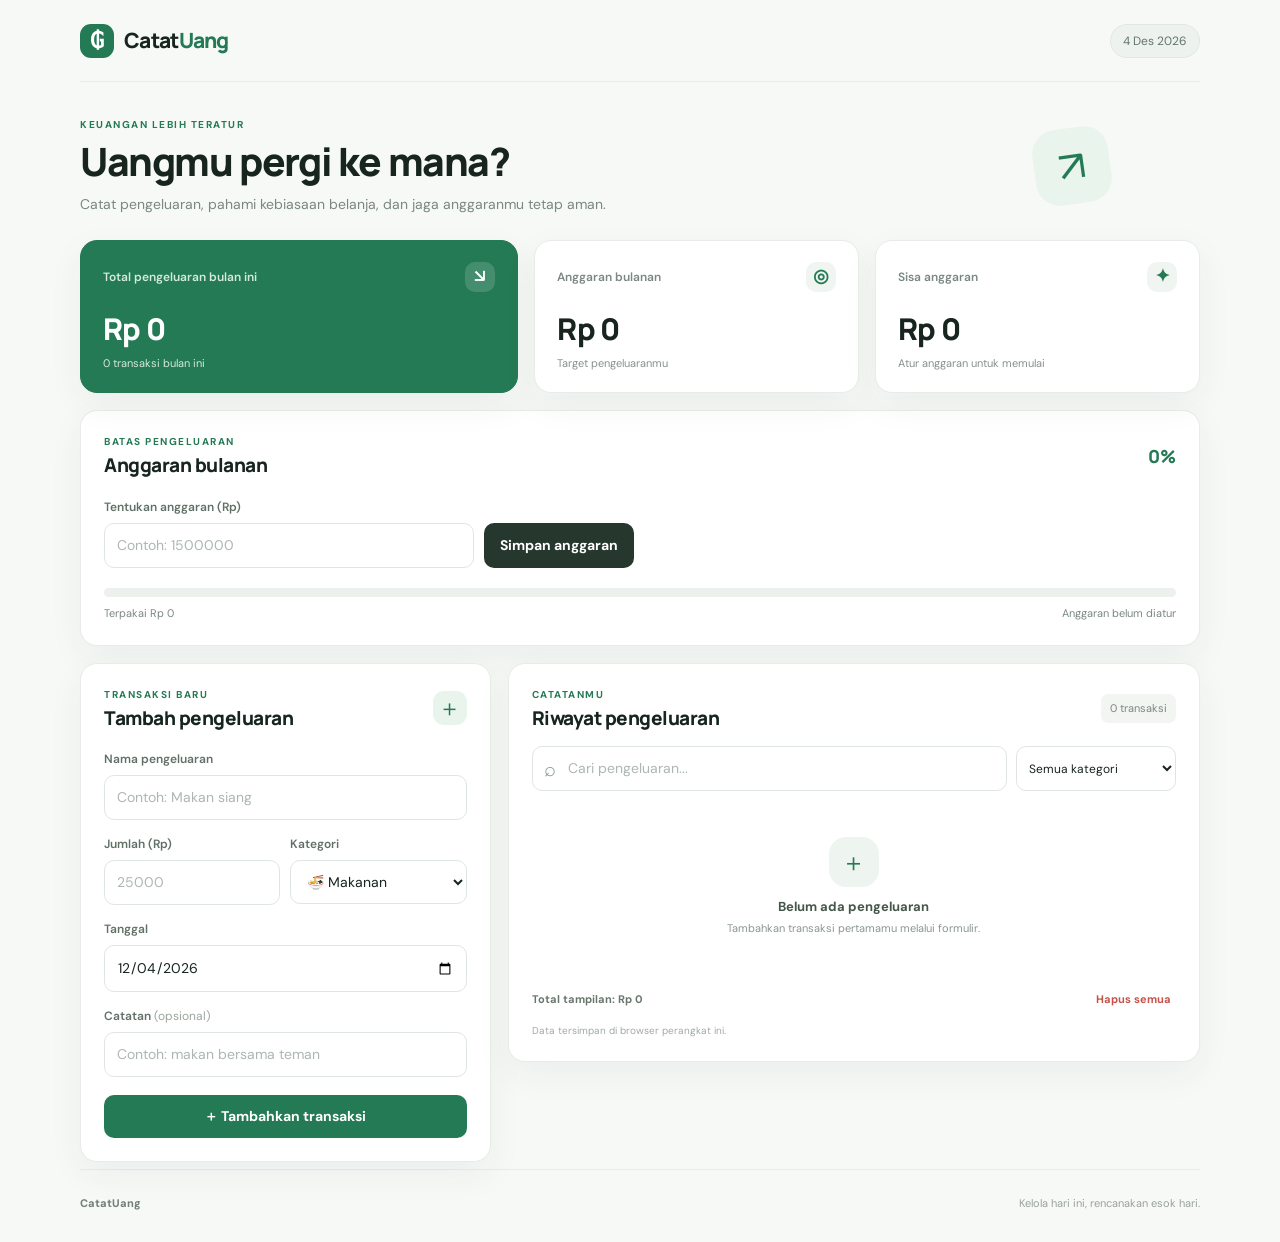
<file: catatan-keuangan/index.html>
<!DOCTYPE html>
<html lang="id">
<head>
  <meta charset="UTF-8">
  <meta name="viewport" content="width=device-width, initial-scale=1.0">
  <meta name="description" content="CatatUang membantu mencatat dan menghitung pengeluaran harian dengan sederhana.">
  <title>CatatUang | Penghitung Pengeluaran</title>
  <link rel="stylesheet" href="style.css">
  <script src="script.js" defer></script>
</head>
<body>
  <div class="app-shell">
    <header class="topbar">
      <a class="brand" href="#beranda" aria-label="CatatUang beranda">
        <span class="brand-mark">₲</span>
        <span>Catat<span class="brand-accent">Uang</span></span>
      </a>
      <span class="today-pill" id="todayLabel">Pengeluaran harian</span>
    </header>

    <main id="beranda">
      <section class="intro">
        <div>
          <p class="eyebrow">KEUANGAN LEBIH TERATUR</p>
          <h1>Uangmu pergi ke mana?</h1>
          <p class="intro-copy">Catat pengeluaran, pahami kebiasaan belanja, dan jaga anggaranmu tetap aman.</p>
        </div>
        <div class="intro-icon" aria-hidden="true">↗</div>
      </section>

      <section class="summary-grid" aria-label="Ringkasan keuangan">
        <article class="summary-card primary-card">
          <div class="summary-top"><span>Total pengeluaran bulan ini</span><span class="summary-icon">↘</span></div>
          <p class="summary-amount" id="monthTotal">Rp0</p>
          <p class="summary-note" id="monthCount">Belum ada transaksi bulan ini</p>
        </article>
        <article class="summary-card">
          <div class="summary-top"><span>Anggaran bulanan</span><span class="summary-icon">◎</span></div>
          <p class="summary-amount" id="budgetTotal">Rp0</p>
          <p class="summary-note">Target pengeluaranmu</p>
        </article>
        <article class="summary-card">
          <div class="summary-top"><span>Sisa anggaran</span><span class="summary-icon">✦</span></div>
          <p class="summary-amount" id="remainingTotal">Rp0</p>
          <p class="summary-note" id="budgetStatus">Atur anggaran untuk memulai</p>
        </article>
      </section>

      <section class="budget-panel panel">
        <div class="section-heading">
          <div><p class="eyebrow">BATAS PENGELUARAN</p><h2>Anggaran bulanan</h2></div>
          <span class="budget-percent" id="budgetPercent">0%</span>
        </div>
        <form id="budgetForm" class="budget-form">
          <label for="budgetInput">Tentukan anggaran (Rp)</label>
          <div class="inline-fields">
            <input id="budgetInput" name="budget" type="number" min="0" step="1000" placeholder="Contoh: 1500000" inputmode="numeric" required>
            <button class="button button-dark" type="submit">Simpan anggaran</button>
          </div>
        </form>
        <div class="progress-track" role="progressbar" aria-label="Pemakaian anggaran bulan ini" aria-valuemin="0" aria-valuemax="100" aria-valuenow="0" id="budgetProgress">
          <div class="progress-fill" id="budgetProgressFill"></div>
        </div>
        <div class="progress-labels"><span id="spentLabel">Terpakai Rp0</span><span id="leftLabel">Sisa Rp0</span></div>
      </section>

      <section class="content-grid">
        <section class="panel add-panel">
          <div class="section-heading">
            <div><p class="eyebrow">TRANSAKSI BARU</p><h2>Tambah pengeluaran</h2></div>
            <span class="heading-symbol">＋</span>
          </div>
          <form id="expenseForm" class="expense-form">
            <div class="form-field">
              <label for="expenseName">Nama pengeluaran</label>
              <input id="expenseName" name="name" type="text" maxlength="70" placeholder="Contoh: Makan siang" required>
            </div>
            <div class="form-row">
              <div class="form-field">
                <label for="expenseAmount">Jumlah (Rp)</label>
                <input id="expenseAmount" name="amount" type="number" min="1" step="1" inputmode="numeric" placeholder="25000" required>
              </div>
              <div class="form-field">
                <label for="expenseCategory">Kategori</label>
                <select id="expenseCategory" name="category" required>
                  <option value="Makanan">🍜 Makanan</option>
                  <option value="Transportasi">🚌 Transportasi</option>
                  <option value="Belanja">🛍️ Belanja</option>
                  <option value="Tagihan">💡 Tagihan</option>
                  <option value="Pendidikan">📚 Pendidikan</option>
                  <option value="Hiburan">🎮 Hiburan</option>
                  <option value="Kesehatan">🩺 Kesehatan</option>
                  <option value="Lainnya">📦 Lainnya</option>
                </select>
              </div>
            </div>
            <div class="form-field">
              <label for="expenseDate">Tanggal</label>
              <input id="expenseDate" name="date" type="date" required>
            </div>
            <div class="form-field">
              <label for="expenseNote">Catatan <span class="optional">(opsional)</span></label>
              <input id="expenseNote" name="note" type="text" maxlength="120" placeholder="Contoh: makan bersama teman">
            </div>
            <button class="button button-primary submit-button" type="submit">＋ Tambahkan transaksi</button>
            <p id="formMessage" class="form-message" role="status" aria-live="polite"></p>
          </form>
        </section>

        <section class="panel history-panel">
          <div class="section-heading history-heading">
            <div><p class="eyebrow">CATATANMU</p><h2>Riwayat pengeluaran</h2></div>
            <span class="transaction-count" id="transactionCount">0 transaksi</span>
          </div>
          <div class="filter-row">
            <label class="search-box" for="searchInput"><span aria-hidden="true">⌕</span><input id="searchInput" type="search" placeholder="Cari pengeluaran..." aria-label="Cari pengeluaran"></label>
            <select id="categoryFilter" aria-label="Filter kategori">
              <option value="Semua">Semua kategori</option>
              <option value="Makanan">Makanan</option><option value="Transportasi">Transportasi</option><option value="Belanja">Belanja</option><option value="Tagihan">Tagihan</option><option value="Pendidikan">Pendidikan</option><option value="Hiburan">Hiburan</option><option value="Kesehatan">Kesehatan</option><option value="Lainnya">Lainnya</option>
            </select>
          </div>
          <div id="expenseList" class="expense-list" aria-live="polite"></div>
          <div class="history-footer">
            <span id="visibleSummary">Total transaksi: Rp0</span>
            <button id="clearAllButton" class="text-button" type="button">Hapus semua</button>
          </div>
          <p class="privacy-note">Data tersimpan di browser perangkat ini.</p>
        </section>
      </section>

      <footer class="footer"><span>CatatUang</span><span>Kelola hari ini, rencanakan esok hari.</span></footer>
    </main>
  </div>
  <div id="confirmDialog" class="dialog-backdrop" hidden>
    <div class="dialog" role="dialog" aria-modal="true" aria-labelledby="dialogTitle">
      <div class="dialog-icon">!</div><h2 id="dialogTitle">Hapus semua transaksi?</h2>
      <p>Semua catatan pengeluaran akan dihapus dari browser ini. Tindakan ini tidak dapat dibatalkan.</p>
      <div class="dialog-actions"><button type="button" id="cancelClear" class="button button-light">Batal</button><button type="button" id="confirmClear" class="button button-danger">Ya, hapus</button></div>
    </div>
  </div>
</body>
</html>
</file>
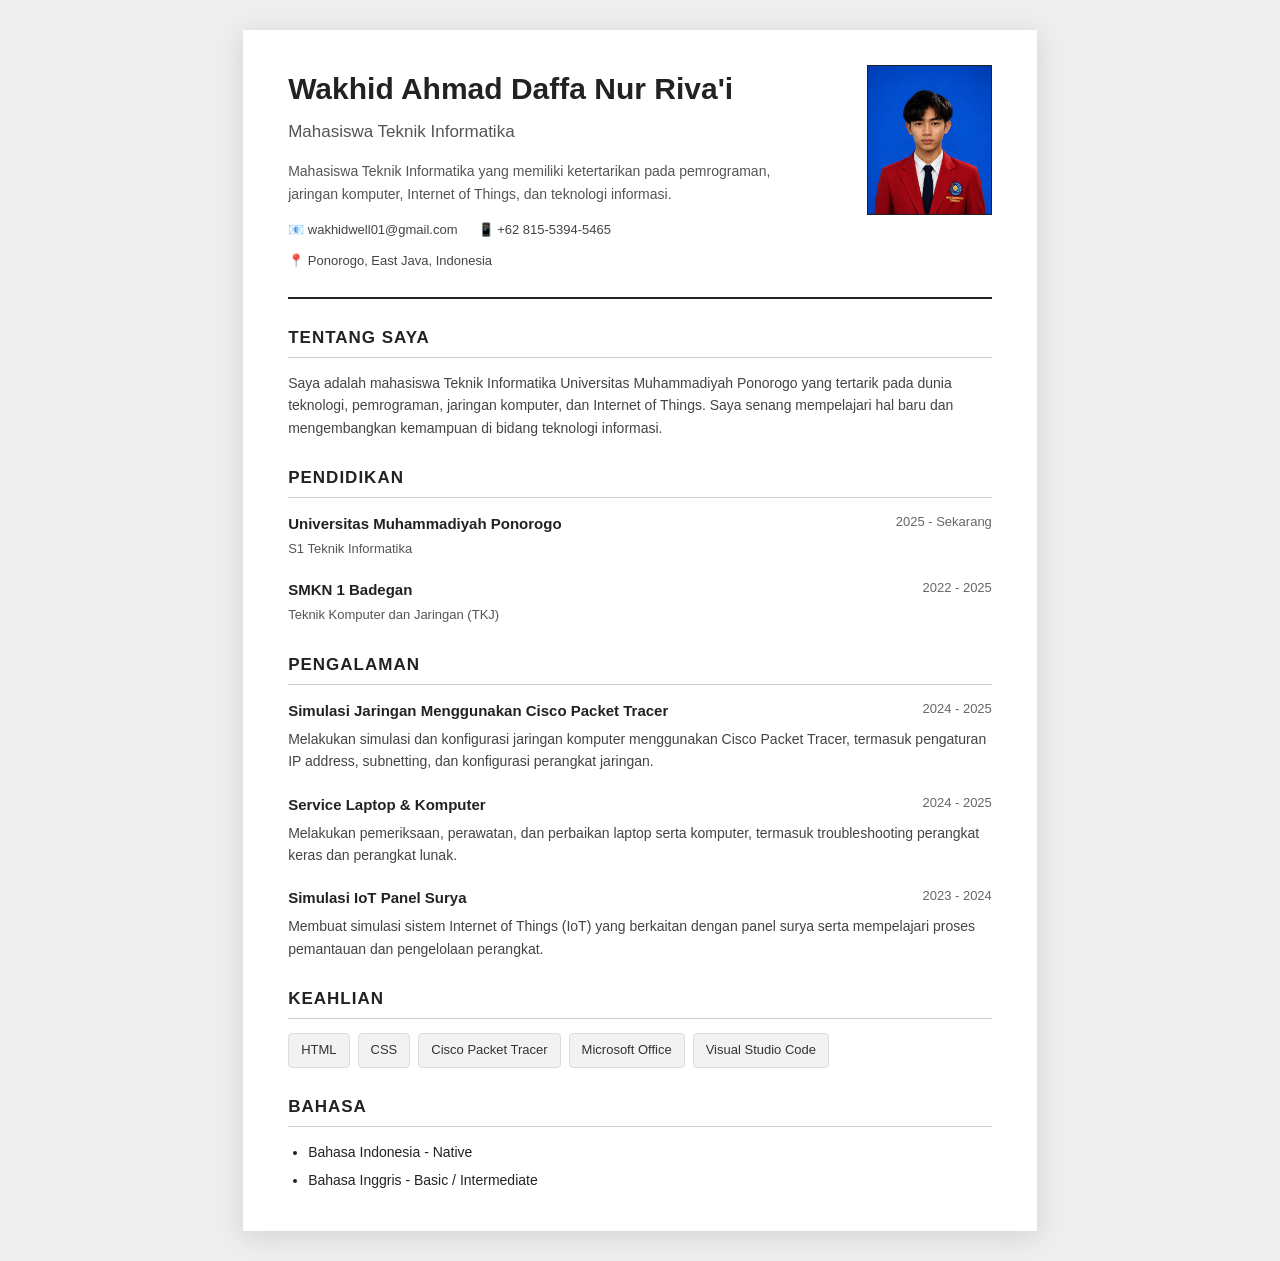
<file: tugas-pemrograman-web-cv/index.html>
<!DOCTYPE html>
<html lang="id">

<head>
    <meta charset="UTF-8">
    <meta name="viewport" content="width=device-width, initial-scale=1.0">

    <title>CV - Wakhid Ahmad Daffa Nur Riva'i</title>

    <link rel="stylesheet" href="style.css">
</head>

<body>

    <div class="cv">

        <!-- HEADER -->
        <header class="header">

            <div class="header-text">

                <h1>Wakhid Ahmad Daffa Nur Riva'i</h1>

                <h3>Mahasiswa Teknik Informatika</h3>

                <p>
                    Mahasiswa Teknik Informatika yang memiliki ketertarikan
                    pada pemrograman, jaringan komputer, Internet of Things,
                    dan teknologi informasi.
                </p>

                <div class="contact">
                    <span>📧 wakhidwell01@gmail.com</span>
                    <span>📱 +62 815-5394-5465</span>
                    <span>📍 Ponorogo, East Java, Indonesia</span>
                </div>

            </div>

            <!-- FOTO DI KANAN ATAS -->
            <div class="photo">
                <img
                    src="img/dapsis.jpeg"
                    alt="Foto Wakhid Ahmad Daffa Nur Riva'i"
                >
            </div>

        </header>


        <!-- CONTENT -->
        <main>

            <!-- TENTANG SAYA -->
            <section class="section">

                <h2>Tentang Saya</h2>

                <p>
                    Saya adalah mahasiswa Teknik Informatika Universitas
                    Muhammadiyah Ponorogo yang tertarik pada dunia teknologi,
                    pemrograman, jaringan komputer, dan Internet of Things.
                    Saya senang mempelajari hal baru dan mengembangkan
                    kemampuan di bidang teknologi informasi.
                </p>

            </section>


            <!-- PENDIDIKAN -->
            <section class="section">

                <h2>Pendidikan</h2>

                <div class="education">

                    <div>
                        <h3>Universitas Muhammadiyah Ponorogo</h3>

                        <p>
                            S1 Teknik Informatika
                        </p>
                    </div>

                    <span>2025 - Sekarang</span>

                </div>


                <div class="education">

                    <div>
                        <h3>SMKN 1 Badegan</h3>

                        <p>
                            Teknik Komputer dan Jaringan (TKJ)
                        </p>
                    </div>

                    <span>2022 - 2025</span>

                </div>

            </section>


            <!-- PENGALAMAN -->
            <section class="section">

                <h2>Pengalaman</h2>

                <div class="experience">

                    <div class="experience-item">

                        <div class="title">
                            <h3>Simulasi Jaringan Menggunakan Cisco Packet Tracer</h3>
                            <span>2024 - 2025</span>
                        </div>

                        <p>
                            Melakukan simulasi dan konfigurasi jaringan
                            komputer menggunakan Cisco Packet Tracer,
                            termasuk pengaturan IP address, subnetting,
                            dan konfigurasi perangkat jaringan.
                        </p>

                    </div>

                <div class="experience-item">

                    <div class="title">
                            <h3>Service Laptop & Komputer</h3>
                        <span>2024 - 2025</span>
                    </div>

                        <p>
                        Melakukan pemeriksaan, perawatan, dan perbaikan laptop serta komputer, termasuk troubleshooting perangkat keras dan perangkat lunak.
                        </p>

        </div>

                    <div class="experience-item">

                        <div class="title">
                            <h3>Simulasi IoT Panel Surya</h3>
                            <span>2023 - 2024</span>
                        </div>

                        <p>
                            Membuat simulasi sistem Internet of Things (IoT)
                            yang berkaitan dengan panel surya serta
                            mempelajari proses pemantauan dan pengelolaan
                            perangkat.
                        </p>

                    </div>

                </div>

            </section>


            <!-- KEAHLIAN -->
            <section class="section">

                <h2>Keahlian</h2>

                <div class="skills">

                    <span>HTML</span>
                    <span>CSS</span>
                    <span>Cisco Packet Tracer</span>
                    <span>Microsoft Office</span>
                    <span>Visual Studio Code</span>

                </div>

            </section>


            <!-- BAHASA -->
            <section class="section">

                <h2>Bahasa</h2>

                <ul>
                    <li>Bahasa Indonesia - Native</li>
                    <li>Bahasa Inggris - Basic / Intermediate</li>
                </ul>

            </section>

        </main>

    </div>

</body>

</html>
</file>
<file: catatan-keuangan/style.css>
@import url('https://fonts.googleapis.com/css2?family=DM+Sans:wght@400;500;600;700&family=Manrope:wght@400;500;600;700;800&display=swap');

:root {
    --ink: #18251f;
    --muted: #7a8881;
    --line: #e7ece8;
    --paper: #f7f9f7;
    --white: #fff;
    --green: #247a55;
    --green-dark: #17563b;
    --green-pale: #e8f4ec;
    --coral: #c75149;
    --shadow: 0 12px 36px rgba(26,53,39,.055);
}

* {
    box-sizing: border-box;
}

body {
    margin: 0;
    background: var(--paper);
    color: var(--ink);
    font-family: 'DM Sans',sans-serif;
    font-size: 14px;
    line-height: 1.5;
}

button,input,select {
    font: inherit;
}

button {
    cursor: pointer;
}

.app-shell {
    max-width: 1180px;
    margin: 0 auto;
    padding: 0 30px;
}

.topbar {
    height: 82px;
    display: flex;
    align-items: center;
    justify-content: space-between;
    border-bottom: 1px solid var(--line);
}

.brand {
    display: flex;
    align-items: center;
    gap: 10px;
    text-decoration: none;
    color: var(--ink);
    font-family: Manrope,sans-serif;
    font-size: 21px;
    font-weight: 800;
    letter-spacing: -.7px;
}

.brand-mark {
    display: grid;
    place-items: center;
    width: 34px;
    height: 34px;
    border-radius: 11px;
    background: var(--green);
    color: #fff;
    font-size: 22px;
}

.brand-accent {
    color: var(--green);
}

.today-pill {
    color: #63766a;
    font-size: 12px;
    background: #edf2ee;
    border: 1px solid #e1e8e2;
    padding: 7px 12px;
    border-radius: 99px;
}

.intro {
    padding: 35px 0 25px;
    display: flex;
    justify-content: space-between;
    align-items: center;
}

.eyebrow {
    font-size: 10px;
    letter-spacing: 1.5px;
    font-weight: 700;
    color: var(--green);
    margin: 0 0 7px;
}

.intro h1 {
    font-family: Manrope,sans-serif;
    font-size: clamp(28px,4vw,39px);
    line-height: 1.15;
    letter-spacing: -1.4px;
    margin: 0 0 10px;
    font-weight: 800;
}

.intro-copy {
    margin: 0;
    color: var(--muted);
    max-width: 620px;
    font-size: 14px;
}

.intro-icon {
    width: 76px;
    height: 76px;
    border-radius: 24px;
    background: var(--green-pale);
    display: grid;
    place-items: center;
    font-size: 43px;
    color: var(--green);
    transform: rotate(-8deg);
    margin-right: 8%;
}

.summary-grid {
    display: grid;
    grid-template-columns: 1.35fr 1fr 1fr;
    gap: 16px;
}

.summary-card {
    min-width: 0;
    background: var(--white);
    border: 1px solid var(--line);
    border-radius: 17px;
    padding: 21px 22px;
    box-shadow: var(--shadow);
}

.primary-card {
    background: var(--green);
    border-color: var(--green);
    color: #fff;
}

.summary-top {
    display: flex;
    align-items: center;
    justify-content: space-between;
    gap: 8px;
    color: #7a8881;
    font-size: 12px;
    font-weight: 600;
}

.primary-card .summary-top {
    color: #d4eadb;
}

.summary-icon {
    font-size: 18px;
    width: 30px;
    height: 30px;
    border-radius: 10px;
    background: #f0f5f1;
    display: grid;
    place-items: center;
    color: var(--green);
}

.primary-card .summary-icon {
    background: rgba(255,255,255,.15);
    color: #fff;
}

.summary-amount {
    font-family: Manrope,sans-serif;
    font-size: clamp(22px,2.4vw,30px);
    font-weight: 800;
    letter-spacing: -.8px;
    margin: 14px 0 4px;
    overflow-wrap: anywhere;
}

.summary-note {
    margin: 0;
    color: #86928b;
    font-size: 11px;
}

.primary-card .summary-note {
    color: #d4eadb;
}

.panel {
    background: var(--white);
    border: 1px solid var(--line);
    border-radius: 17px;
    padding: 23px;
    box-shadow: var(--shadow);
}

.budget-panel {
    margin-top: 17px;
}

.section-heading {
    display: flex;
    align-items: center;
    justify-content: space-between;
    gap: 12px;
    margin-bottom: 20px;
}

.section-heading h2 {
    font-family: Manrope,sans-serif;
    font-size: 19px;
    line-height: 1.25;
    letter-spacing: -.5px;
    margin: 0;
    font-weight: 800;
}

.section-heading .eyebrow {
    margin-bottom: 5px;
}

.budget-percent {
    font-family: Manrope,sans-serif;
    font-weight: 800;
    font-size: 18px;
    color: var(--green);
}

.budget-form label,.form-field label {
    font-size: 12px;
    color: #617067;
    font-weight: 600;
    display: block;
    margin-bottom: 7px;
}

.inline-fields {
    display: flex;
    gap: 10px;
}

.input-like,input,select {
    border: 1px solid #dfe6e0;
    border-radius: 10px;
    background: #fff;
    color: var(--ink);
    outline: none;
    transition: border-color .18s,box-shadow .18s;
}

input,select {
    width: 100%;
    padding: 11px 12px;
    min-height: 43px;
}

input:focus,select:focus {
    border-color: #74ab8d;
    box-shadow: 0 0 0 3px rgba(36,122,85,.11);
}

input::placeholder {
    color: #adb7b0;
}

.inline-fields input {
    max-width: 370px;
}

.button {
    border: 0;
    border-radius: 10px;
    padding: 11px 16px;
    font-weight: 700;
    white-space: nowrap;
    transition: transform .15s,background .15s;
}

.button:active {
    transform: translateY(1px);
}

.button-dark {
    background: #26372e;
    color: #fff;
}

.button-dark:hover {
    background: #15271d;
}

.progress-track {
    height: 9px;
    background: #edf1ed;
    border-radius: 99px;
    overflow: hidden;
    margin-top: 20px;
}

.progress-fill {
    height: 100%;
    width: 0;
    border-radius: 99px;
    background: #3b9b6a;
    transition: width .25s ease,background .25s;
}

.progress-fill.over-budget {
    background: var(--coral);
}

.progress-labels {
    display: flex;
    justify-content: space-between;
    gap: 10px;
    color: #7a8881;
    font-size: 11px;
    margin-top: 8px;
}

.content-grid {
    display: grid;
    grid-template-columns: minmax(270px,.83fr) minmax(0,1.4fr);
    gap: 17px;
    margin-top: 17px;
    align-items: start;
}

.heading-symbol {
    display: grid;
    place-items: center;
    width: 34px;
    height: 34px;
    border-radius: 11px;
    background: var(--green-pale);
    color: var(--green);
    font-size: 23px;
}

.expense-form {
    display: flex;
    flex-direction: column;
    gap: 15px;
}

.form-row {
    display: grid;
    grid-template-columns: 1fr 1fr;
    gap: 10px;
}

.optional {
    font-weight: 400;
    color: #9ba69e;
}

.submit-button {
    width: 100%;
    background: var(--green);
    color: white;
    margin-top: 3px;
}

.submit-button:hover {
    background: var(--green-dark);
}

.form-message {
    margin: -7px 0 0;
    min-height: 0;
    font-size: 12px;
    color: var(--green);
}

.form-message:empty {
    display: none;
}

.form-message.error {
    color: var(--coral);
}

.history-panel {
    min-width: 0;
}

.history-heading {
    margin-bottom: 16px;
}

.transaction-count {
    color: #7a8881;
    font-size: 11px;
    background: #f2f5f2;
    padding: 6px 9px;
    border-radius: 7px;
    white-space: nowrap;
}

.filter-row {
    display: grid;
    grid-template-columns: minmax(100px,1fr) 160px;
    gap: 9px;
    margin-bottom: 11px;
}

.search-box {
    position: relative;
    display: flex;
    align-items: center;
}

.search-box>span {
    position: absolute;
    left: 12px;
    font-size: 20px;
    line-height: 1;
    color: #85948a;
}

.search-box input {
    padding-left: 35px;
}

.filter-row select {
    font-size: 12px;
    padding: 10px 8px;
}

.expense-list {
    display: flex;
    flex-direction: column;
}

.expense-item {
    display: flex;
    align-items: center;
    gap: 12px;
    padding: 13px 2px;
    border-bottom: 1px solid #edf0ed;
    min-width: 0;
}

.category-icon {
    flex: 0 0 42px;
    width: 42px;
    height: 42px;
    border-radius: 13px;
    display: grid;
    place-items: center;
    background: #eff5f0;
    font-size: 19px;
}

.expense-details {
    flex: 1;
    min-width: 0;
}

.expense-name {
    font-weight: 700;
    font-size: 13px;
    overflow: hidden;
    text-overflow: ellipsis;
    white-space: nowrap;
}

.expense-meta {
    margin-top: 3px;
    color: #8b9790;
    font-size: 10px;
    display: flex;
    flex-wrap: wrap;
    gap: 6px;
}

.expense-value {
    font-weight: 800;
    font-family: Manrope,sans-serif;
    font-size: 13px;
    white-space: nowrap;
}

.delete-item {
    border: 0;
    background: transparent;
    color: #a0aaa3;
    font-size: 17px;
    padding: 5px 3px 5px 6px;
    border-radius: 6px;
}

.delete-item:hover {
    background: #fff0ef;
    color: var(--coral);
}

.empty-state {
    padding: 35px 12px;
    text-align: center;
    color: #8a978f;
}

.empty-illustration {
    width: 50px;
    height: 50px;
    border-radius: 17px;
    background: #eef4ef;
    color: var(--green);
    display: grid;
    place-items: center;
    font-size: 25px;
    margin: 0 auto 10px;
}

.empty-state strong {
    display: block;
    color: #45564b;
    font-size: 13px;
    margin-bottom: 3px;
}

.empty-state p {
    font-size: 11px;
    margin: 0;
}

.history-footer {
    display: flex;
    align-items: center;
    justify-content: space-between;
    gap: 12px;
    padding-top: 15px;
    font-size: 11px;
    font-weight: 700;
    color: #68776d;
}

.text-button {
    border: 0;
    background: transparent;
    color: var(--coral);
    font-size: 11px;
    font-weight: 700;
    padding: 5px;
}

.text-button:hover {
    text-decoration: underline;
}

.privacy-note {
    font-size: 10px;
    color: #a0aaa3;
    margin: 10px 0 0;
}

.footer {
    display: flex;
    justify-content: space-between;
    gap: 12px;
    padding: 25px 0 30px;
    margin-top: 7px;
    border-top: 1px solid var(--line);
    color: #98a29b;
    font-size: 11px;
}

.footer span:first-child {
    font-weight: 800;
    color: #718078;
}

.dialog-backdrop {
    position: fixed;
    inset: 0;
    background: rgba(13,29,20,.42);
    display: grid;
    place-items: center;
    padding: 20px;
    z-index: 10;
}

.dialog-backdrop[hidden] {
    display: none;
}

.dialog {
    background: #fff;
    max-width: 390px;
    width: 100%;
    border-radius: 18px;
    padding: 27px;
    box-shadow: 0 22px 70px rgba(0,0,0,.2);
}

.dialog-icon {
    width: 38px;
    height: 38px;
    border-radius: 12px;
    background: #fff0ee;
    color: var(--coral);
    display: grid;
    place-items: center;
    font-weight: 800;
    font-size: 20px;
}

.dialog h2 {
    font-family: Manrope,sans-serif;
    font-size: 20px;
    margin: 14px 0 7px;
}

.dialog p {
    color: var(--muted);
    font-size: 12px;
    margin: 0;
    line-height: 1.65;
}

.dialog-actions {
    display: flex;
    justify-content: flex-end;
    gap: 9px;
    margin-top: 23px;
}

.button-light {
    background: #f0f3f0;
    color: #4e6055;
}

.button-danger {
    background: var(--coral);
    color: #fff;
}

.button-danger:hover {
    background: #a73d36;
}

@media(max-width:850px) {
    .app-shell {
        padding: 0 20px;
    }

    .summary-grid {
        grid-template-columns: 1fr 1fr;
    }

    .primary-card {
        grid-column: 1/-1;
    }

    .content-grid {
        grid-template-columns: 1fr;
    }

    .intro-icon {
        margin-right: 2%;
    }

    .summary-card {
        padding: 18px;
    }

    .history-panel {
        order: 2;
    }
}

@media(max-width:520px) {
    .app-shell {
        padding: 0 14px;
    }

    .topbar {
        height: 68px;
    }

    .brand {
        font-size: 19px;
    }

    .today-pill {
        font-size: 10px;
        padding: 6px 9px;
    }

    .intro {
        padding: 29px 0 20px;
    }

    .intro h1 {
        font-size: 29px;
    }

    .intro-copy {
        font-size: 12px;
        max-width: 290px;
    }

    .intro-icon {
        width: 54px;
        height: 54px;
        font-size: 30px;
        border-radius: 18px;
        margin-left: 9px;
        flex-shrink: 0;
    }

    .summary-grid {
        gap: 9px;
    }

    .summary-card {
        padding: 15px;
        border-radius: 14px;
    }

    .primary-card {
        grid-column: 1/-1;
    }

    .summary-top {
        font-size: 11px;
    }

    .summary-amount {
        font-size: 22px;
        margin-top: 9px;
    }

    .summary-note {
        font-size: 10px;
    }

    .panel {
        padding: 17px;
        border-radius: 14px;
    }

    .section-heading h2 {
        font-size: 17px;
    }

    .inline-fields {
        flex-direction: column;
    }

    .inline-fields input {
        max-width: none;
    }

    .button-dark {
        width: 100%;
    }

    .form-row {
        grid-template-columns: 1fr;
    }

    .expense-form {
        gap: 12px;
    }

    .filter-row {
        grid-template-columns: 1fr;
    }

    .filter-row select {
        min-height: 41px;
    }

    .expense-item {
        gap: 9px;
    }

    .category-icon {
        width: 36px;
        height: 36px;
        flex-basis: 36px;
        border-radius: 11px;
    }

    .expense-name {
        font-size: 12px;
    }

    .expense-value {
        font-size: 12px;
    }

    .footer {
        font-size: 10px;
        flex-wrap: wrap;
    }
}
</file>
<file: tugas-pemrograman-web-cv/style.css>
/* =========================
RESET
========================= */

* {
    margin: 0;
    padding: 0;
    box-sizing: border-box;
}


/* =========================
BODY
========================= */

body {
    font-family: Arial, Helvetica, sans-serif;
    background: #eeeeee;
    color: #222;
    line-height: 1.6;
}


/* =========================
CV CONTAINER
========================= */

.cv {
    width: 210mm;
    min-height: 297mm;
    margin: 30px auto;
    padding: 35px 45px;
    background: white;

    box-shadow: 0 5px 25px rgba(0, 0, 0, 0.12);
}


/* =========================
HEADER
========================= */

.header {
    display: flex;
    justify-content: space-between;
    align-items: flex-start;

    padding-bottom: 25px;
    border-bottom: 2px solid #222;
}


.header-text {
    max-width: 75%;
}


.header h1 {
    font-size: 30px;
    font-weight: 700;
    margin-bottom: 5px;
}


.header h3 {
    font-size: 17px;
    font-weight: 500;
    color: #555;
    margin-bottom: 15px;
}


.header p {
    font-size: 14px;
    color: #555;
    margin-bottom: 15px;
}


/* =========================
FOTO
========================= */

.photo {
    width: 125px;
    height: 150px;
    flex-shrink: 0;
}


.photo img {
    width: 100%;
    height: 100%;

    object-fit: cover;

    border: 1px solid #222;
}


/* =========================
CONTACT
========================= */

.contact {
    display: flex;
    flex-wrap: wrap;
    gap: 10px 20px;

    font-size: 13px;
    color: #444;
}


.contact span {
    white-space: nowrap;
}


/* =========================
SECTION
========================= */

.section {
    margin-top: 25px;
}


.section h2 {
    font-size: 17px;
    text-transform: uppercase;
    letter-spacing: 1px;

    padding-bottom: 6px;
    margin-bottom: 14px;

    border-bottom: 1px solid #ccc;
}


.section p {
    font-size: 14px;
    color: #444;
}


/* =========================
PENDIDIKAN
========================= */

.education {
    display: flex;
    justify-content: space-between;
    gap: 20px;

    margin-bottom: 18px;
}


.education h3 {
    font-size: 15px;
    margin-bottom: 3px;
}


.education p {
    font-size: 13px;
    color: #555;
}


.education > span {
    font-size: 13px;
    color: #666;
    white-space: nowrap;
}


/* =========================
PENGALAMAN
========================= */

.experience-item {
    margin-bottom: 20px;
}


.title {
    display: flex;
    justify-content: space-between;
    align-items: flex-start;

    gap: 20px;
}


.title h3 {
    font-size: 15px;
}


.title span {
    font-size: 13px;
    color: #666;
    white-space: nowrap;
}


.experience-item p {
    margin-top: 5px;
}


/* =========================
KEAHLIAN
========================= */

.skills {
    display: flex;
    flex-wrap: wrap;
    gap: 8px;
}


.skills span {
    padding: 6px 12px;

    background: #f2f2f2;
    border: 1px solid #ddd;
    border-radius: 4px;

    font-size: 13px;
    color: #333;
}


/* =========================
BAHASA
========================= */

.section ul {
    padding-left: 20px;
}


.section li {
    font-size: 14px;
    margin-bottom: 5px;
}


/* =========================
RESPONSIVE
========================= */

@media (max-width: 800px) {

    .cv {
        width: 95%;
        min-height: auto;
        margin: 15px auto;
        padding: 25px;
    }

    .header {
        flex-direction: column-reverse;
        gap: 20px;
    }

    .header-text {
        max-width: 100%;
    }

    .photo {
        width: 110px;
        height: 135px;
        align-self: flex-end;
    }

    .education,
    .title {
        flex-direction: column;
        gap: 3px;
    }

    .education > span,
    .title span {
        white-space: normal;
    }

}


/* =========================
PRINT / PDF
========================= */

@media print {

    body {
        background: white;
    }

    .cv {
        width: 210mm;
        min-height: 297mm;

        margin: 0;
        padding: 30px 40px;

        box-shadow: none;
    }

}
</file>
